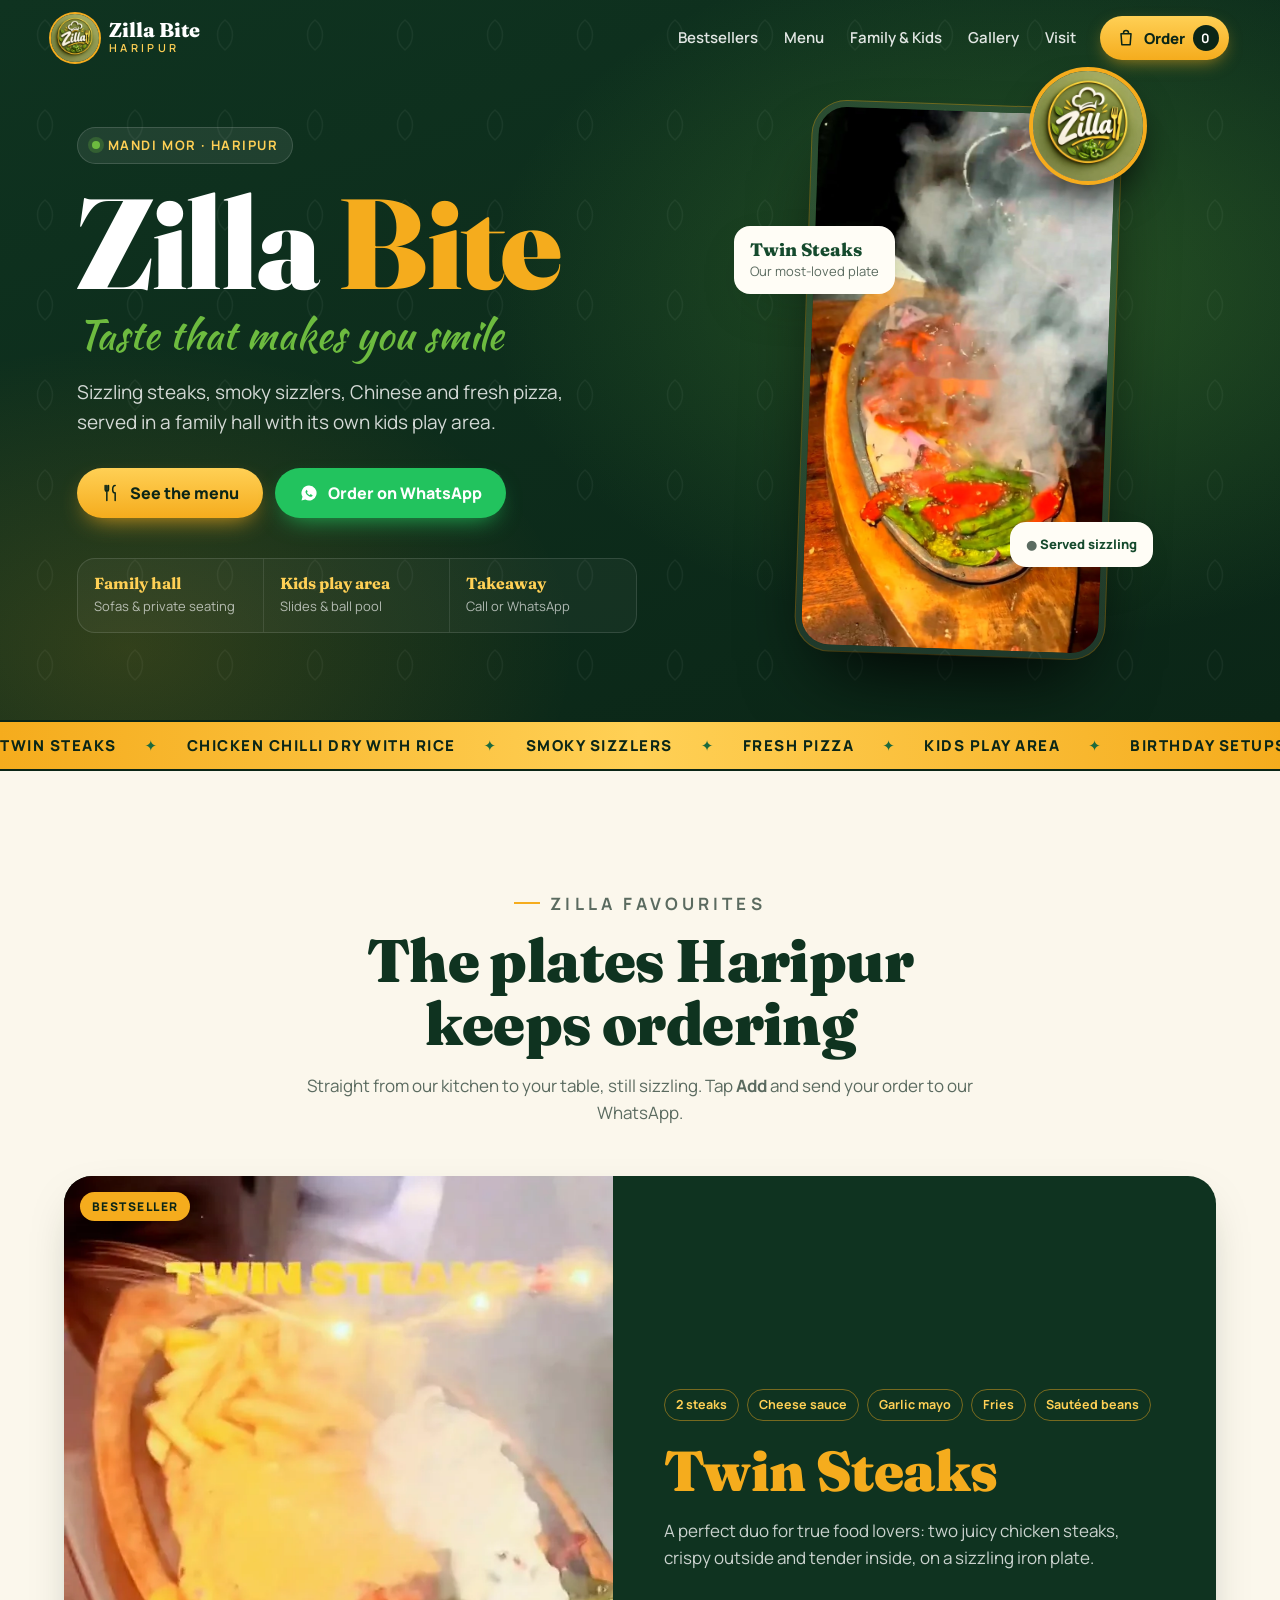
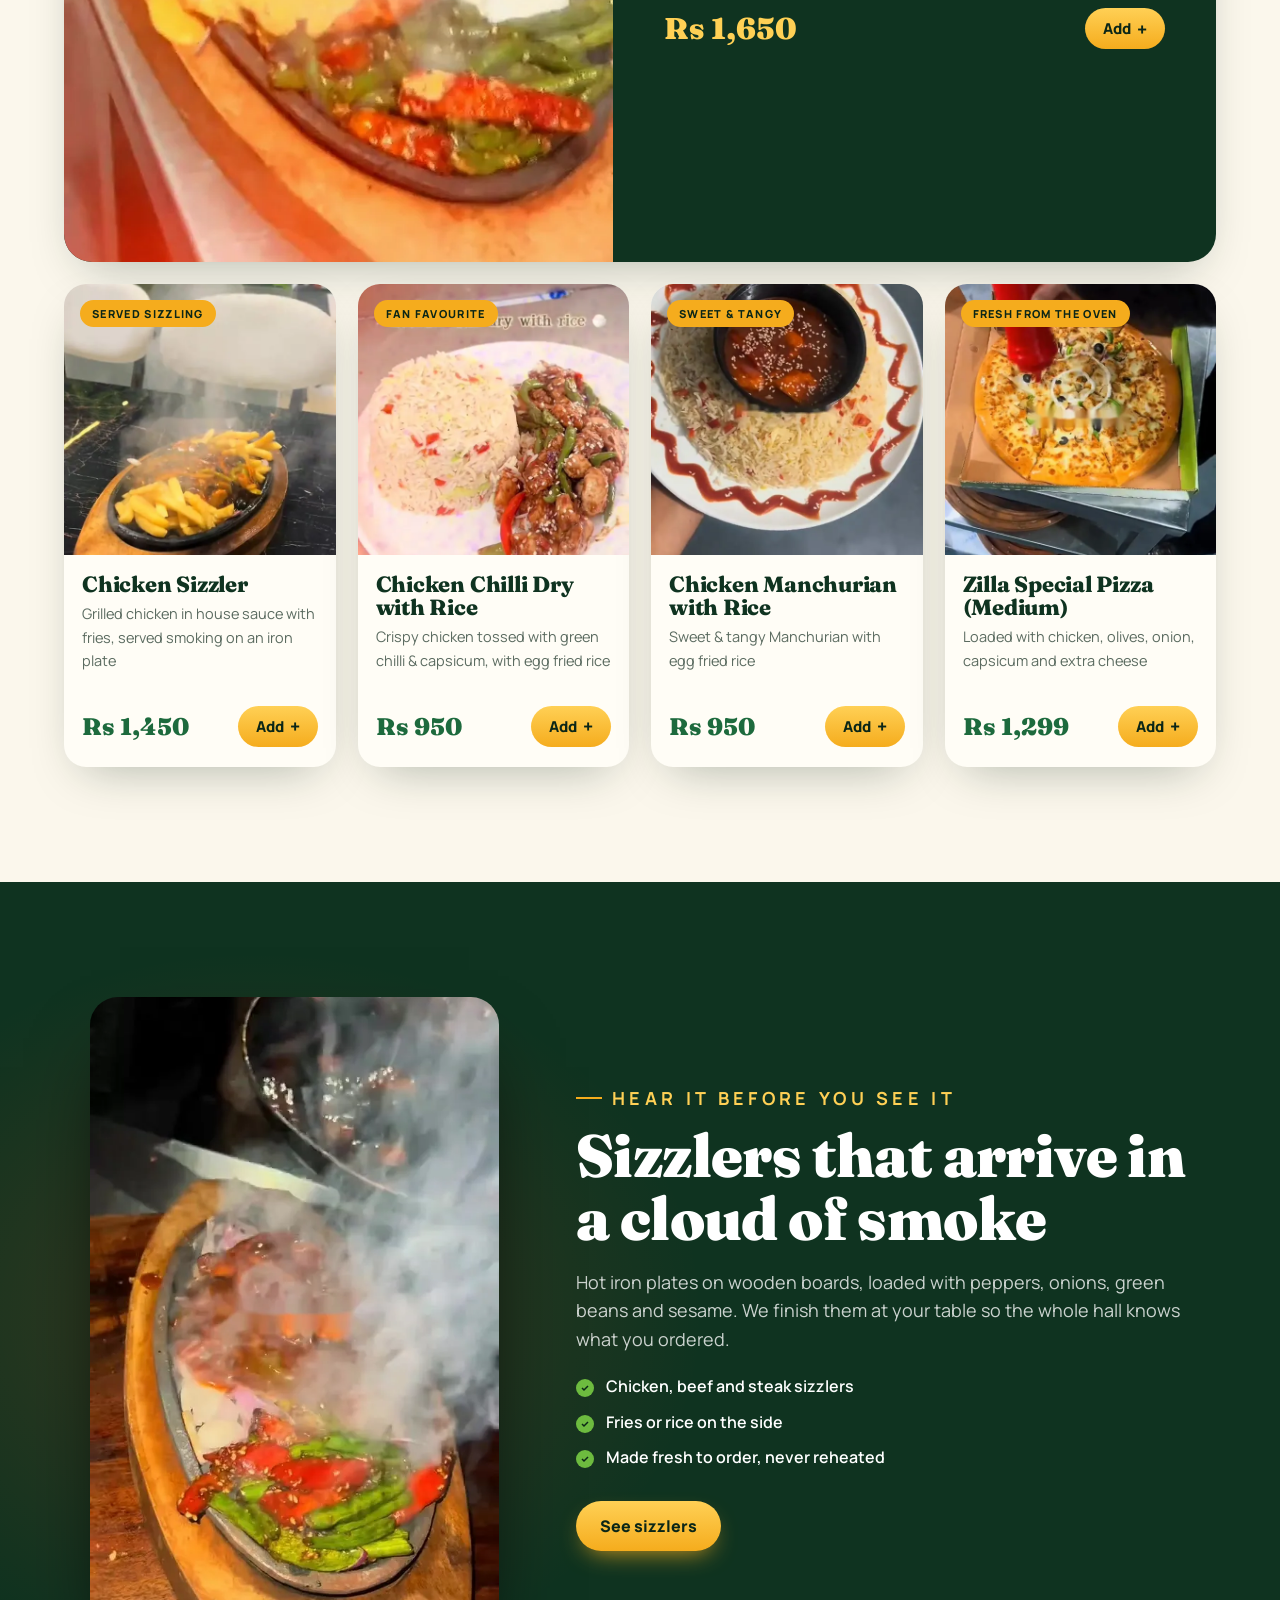
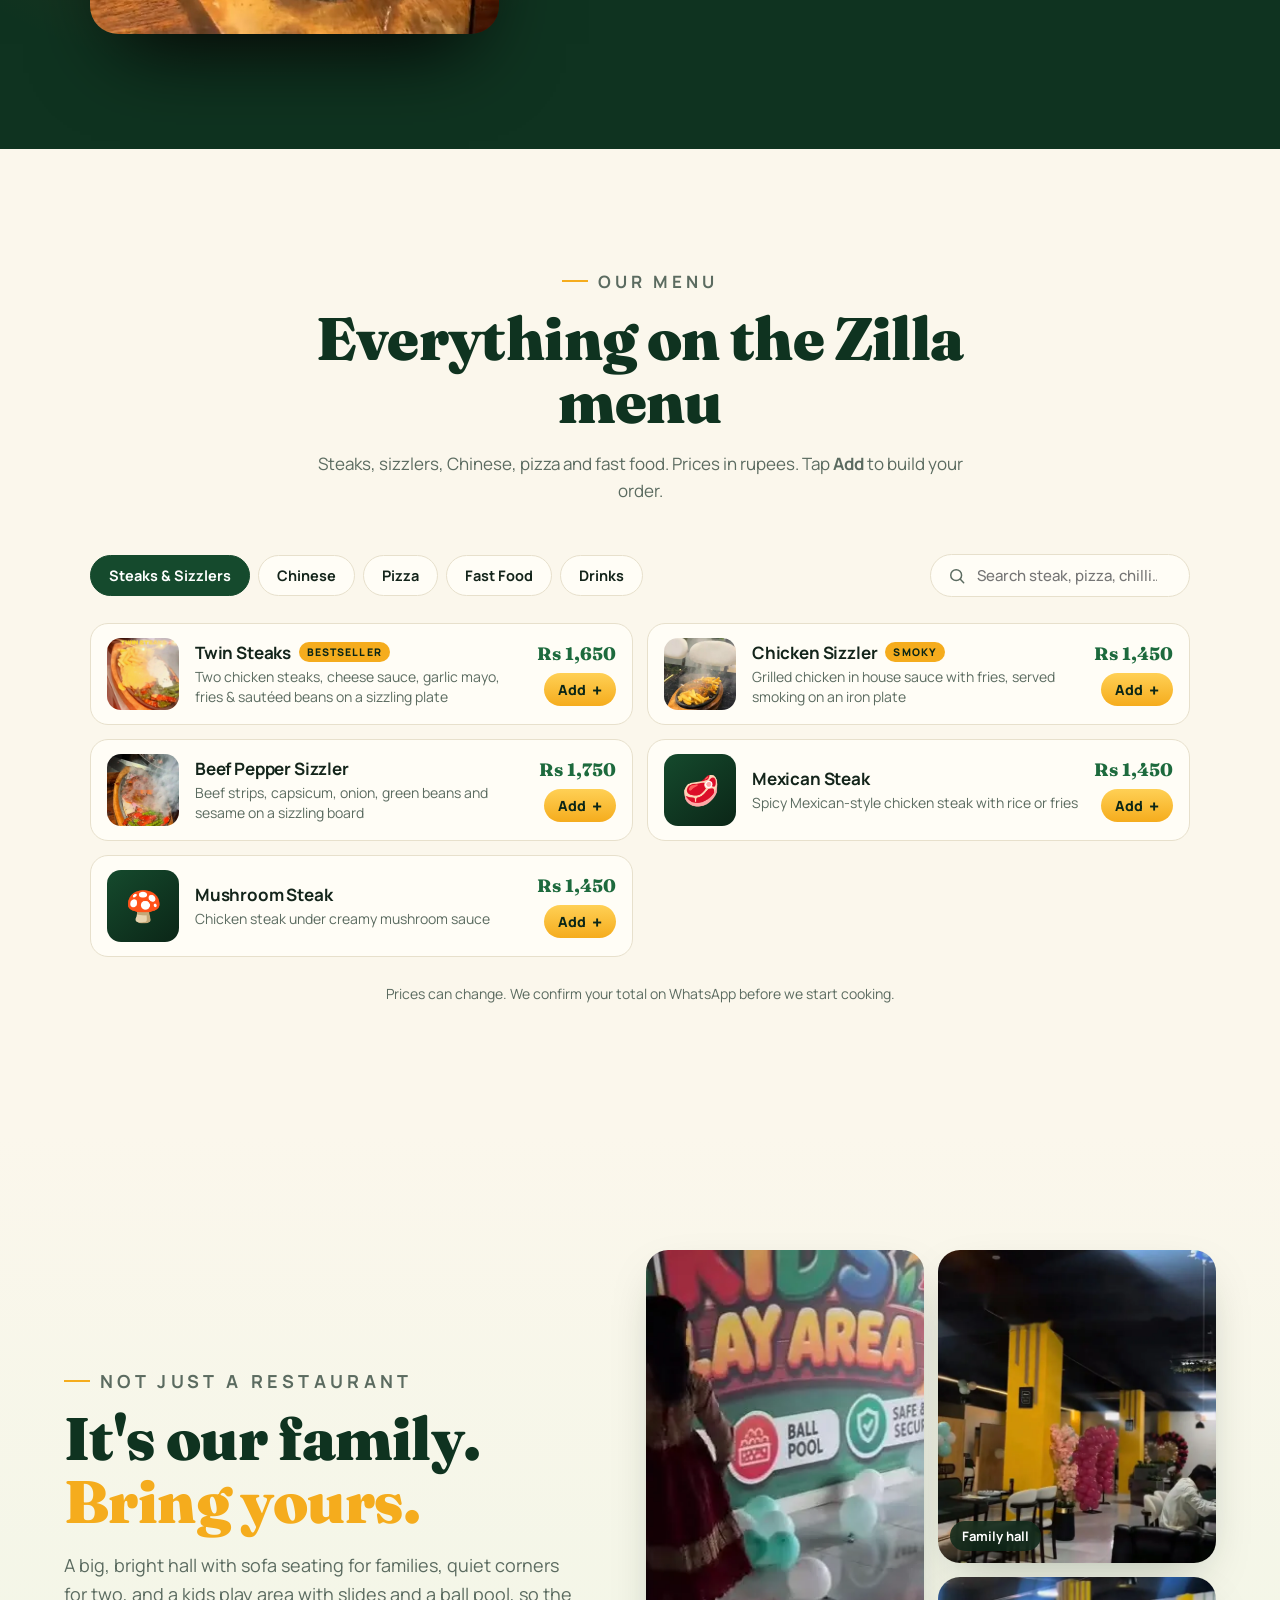
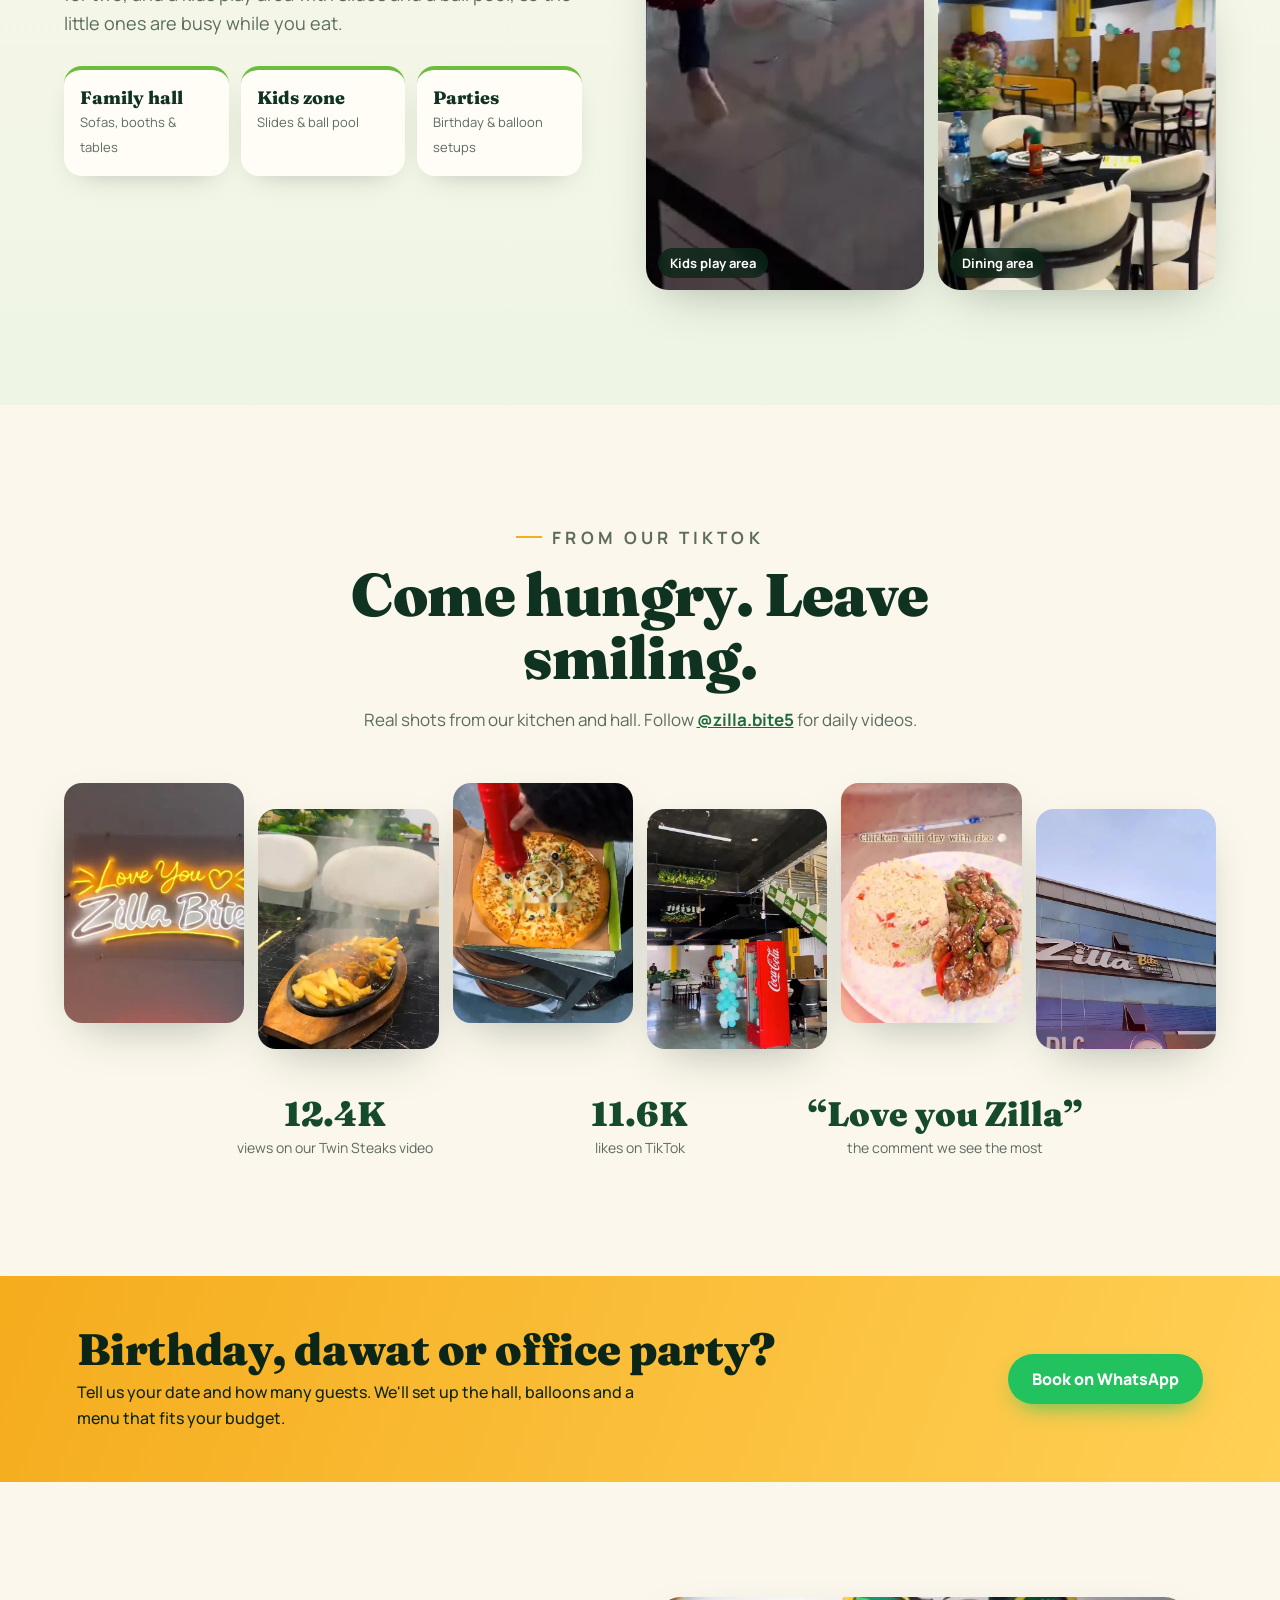
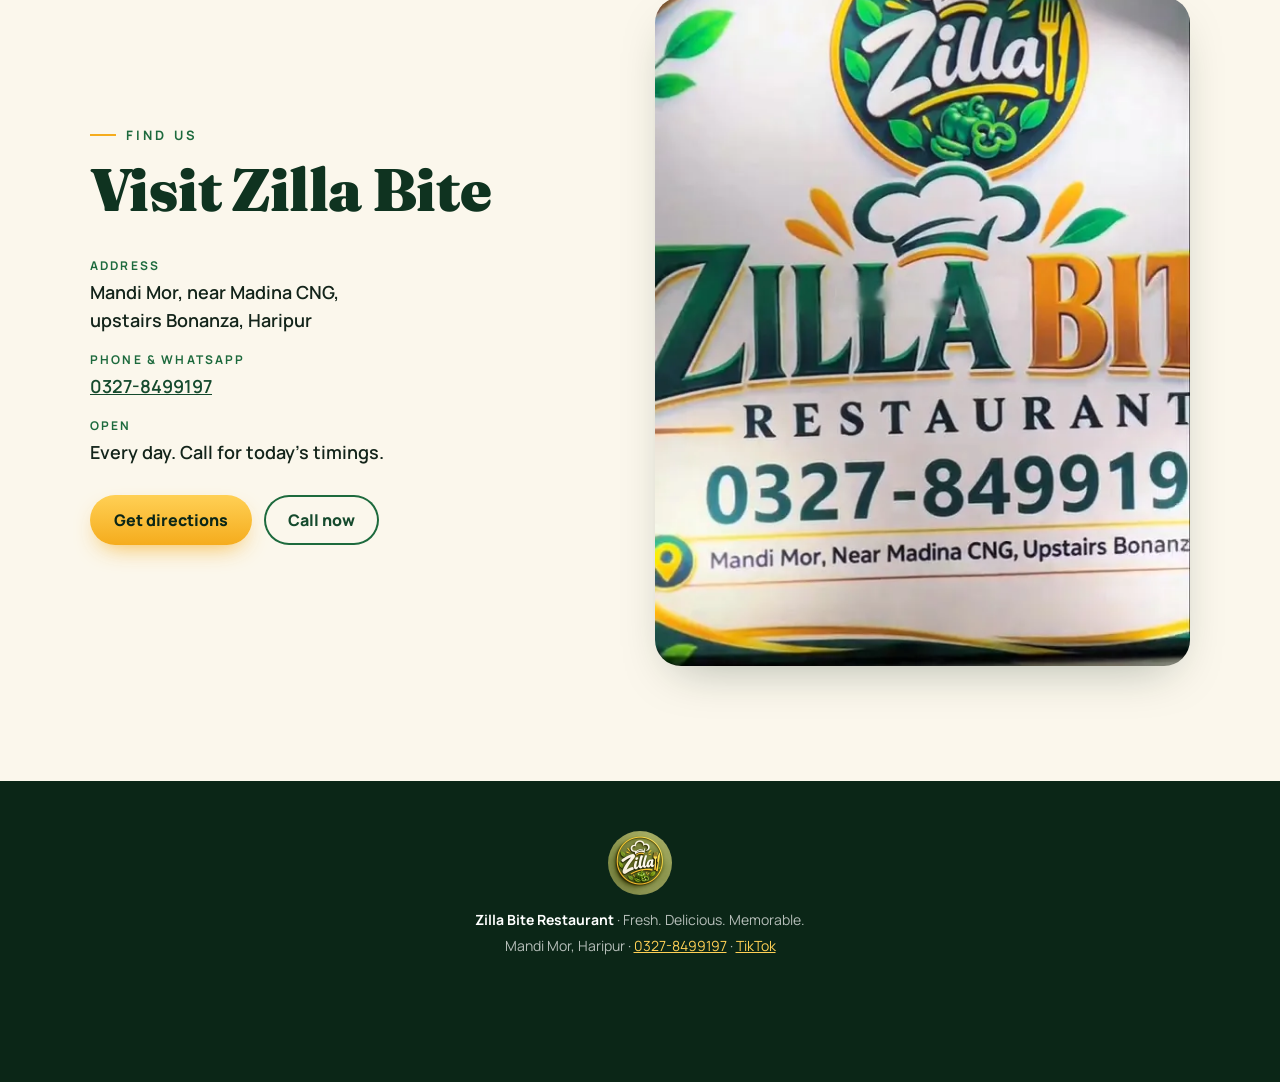
<file: zilla-bite/index.html>
<!doctype html>
<html lang="en">
<head>
<meta charset="utf-8">
<meta name="viewport" content="width=device-width, initial-scale=1, viewport-fit=cover">
<title>Zilla Bite Restaurant · Haripur | Steaks, Sizzlers, Chinese &amp; Pizza</title>
<meta name="description" content="Zilla Bite Restaurant, Mandi Mor, Haripur. Sizzling steaks, Chinese, pizza, a family hall and a kids play area. Order on WhatsApp 0327-8499197.">
<meta name="theme-color" content="#0d2e1c">
<meta property="og:type" content="website">
<meta property="og:site_name" content="Zilla Bite">
<meta property="og:title" content="Zilla Bite Restaurant · Haripur">
<meta property="og:description" content="Taste that makes you smile. Sizzling steaks, Chinese and pizza at Mandi Mor, Haripur. Family hall, kids play area, order on WhatsApp.">
<meta property="og:url" content="https://zilla-bite.pages.dev/">
<meta property="og:image" content="https://zilla-bite.pages.dev/share.jpg?v=1">
<meta property="og:image:secure_url" content="https://zilla-bite.pages.dev/share.jpg?v=1">
<meta property="og:image:type" content="image/jpeg">
<meta property="og:image:width" content="1200">
<meta property="og:image:height" content="630">
<meta property="og:image:alt" content="Zilla Bite logo with sizzlers and chicken chilli dry">
<meta name="twitter:card" content="summary_large_image">
<link rel="canonical" href="https://zilla-bite.pages.dev/">
<link rel="apple-touch-icon" href="img/icon.png">
<link rel="icon" href="img/icon.png">
<link rel="preconnect" href="https://fonts.googleapis.com">
<link rel="preconnect" href="https://fonts.gstatic.com" crossorigin>
<link href="https://fonts.googleapis.com/css2?family=Fraunces:opsz,wght@9..144,600;9..144,800;9..144,900&family=Kaushan+Script&family=Manrope:wght@400;500;600;700;800&display=swap" rel="stylesheet">
<link rel="stylesheet" href="styles.css">
</head>
<body>

<header class="site" id="top">
  <a class="brand" href="#top" aria-label="Zilla Bite home">
    <img src="img/logo.webp" alt="" width="48" height="48">
    <span><b>Zilla Bite</b><small>Haripur</small></span>
  </a>
  <nav class="links" aria-label="Main">
    <a href="#signature">Bestsellers</a>
    <a href="#menu">Menu</a>
    <a href="#family">Family &amp; Kids</a>
    <a href="#gallery">Gallery</a>
    <a href="#visit">Visit</a>
  </nav>
  <button class="cart-btn" type="button" data-open-cart aria-label="Open your order">
    <svg viewBox="0 0 24 24" aria-hidden="true"><path d="M6 7h12l-1 13H7L6 7Zm3 0V6a3 3 0 0 1 6 0v1" fill="none" stroke="currentColor" stroke-width="1.8" stroke-linejoin="round"/></svg>
    <span>Order</span><b class="count" data-count>0</b>
  </button>
</header>

<main>
<section class="hero" aria-labelledby="hero-h">
  <div class="hero-bg" aria-hidden="true"></div>
  <div class="hero-text">
    <p class="chip"><span class="dot"></span> Mandi Mor · Haripur</p>
    <h1 id="hero-h">Zilla <em>Bite</em></h1>
    <p class="script">Taste that makes you smile</p>
    <p class="lede">Sizzling steaks, smoky sizzlers, Chinese and fresh pizza, served in a family hall with its own kids play area.</p>
    <div class="cta">
      <a class="btn gold" href="#menu">
        <svg viewBox="0 0 24 24" aria-hidden="true"><path d="M7 3v8m-2-8v5a2 2 0 0 0 4 0V3m8 0c-2 0-3 2-3 5s1 4 3 4v9M7 11v10" fill="none" stroke="currentColor" stroke-width="1.8" stroke-linecap="round"/></svg>
        See the menu</a>
      <a class="btn wa" href="https://wa.me/923278499197?text=Assalam%20o%20Alaikum%20Zilla%20Bite!%20I%20want%20to%20order." target="_blank" rel="noopener">
        <svg viewBox="0 0 24 24" aria-hidden="true"><path d="M12 3a9 9 0 0 0-7.8 13.5L3 21l4.6-1.2A9 9 0 1 0 12 3Zm-3.2 5c.2 0 .5 0 .7.5l.8 1.8c.1.2 0 .4-.1.6l-.5.6c-.1.2-.2.3 0 .6.5.9 1.4 1.8 2.6 2.4.3.1.4.1.6-.1l.7-.8c.2-.2.4-.2.6-.1l1.7.8c.3.1.4.3.4.5 0 .8-.6 1.7-1.6 1.8-1 .2-2.6-.3-4.4-1.8-1.6-1.4-2.4-3-2.5-4 0-1 .6-1.7.8-1.9.2-.3.4-.4.6-.4Z" fill="currentColor"/></svg>
        Order on WhatsApp</a>
    </div>
    <ul class="perks">
      <li><b>Family hall</b><span>Sofas &amp; private seating</span></li>
      <li><b>Kids play area</b><span>Slides &amp; ball pool</span></li>
      <li><b>Takeaway</b><span>Call or WhatsApp</span></li>
    </ul>
  </div>
  <div class="hero-media">
    <div class="phone">
      <video src="video/hero.mp4" poster="video/hero.jpg" autoplay muted loop playsinline preload="auto"></video>
    </div>
    <div class="float f1"><b>Twin Steaks</b><span>Our most-loved plate</span></div>
    <div class="float f2"><span class="sizzle">●</span> Served sizzling</div>
    <img class="hero-logo" src="img/logo.webp" alt="Zilla Bite logo" width="140" height="140">
  </div>
</section>

<div class="ticker" aria-hidden="true">
  <div class="track">
    <span>Twin Steaks</span><i>✦</i><span>Chicken Chilli Dry with Rice</span><i>✦</i><span>Smoky Sizzlers</span><i>✦</i><span>Fresh Pizza</span><i>✦</i><span>Kids Play Area</span><i>✦</i><span>Birthday Setups</span><i>✦</i>
    <span>Twin Steaks</span><i>✦</i><span>Chicken Chilli Dry with Rice</span><i>✦</i><span>Smoky Sizzlers</span><i>✦</i><span>Fresh Pizza</span><i>✦</i><span>Kids Play Area</span><i>✦</i><span>Birthday Setups</span><i>✦</i>
  </div>
</div>

<section class="sec cream" id="signature" aria-labelledby="sig-h">
  <div class="head">
    <p class="kicker">Zilla favourites</p>
    <h2 id="sig-h">The plates Haripur keeps ordering</h2>
    <p>Straight from our kitchen to your table, still sizzling. Tap <b>Add</b> and send your order to our WhatsApp.</p>
  </div>
  <div class="sig-grid">
    <article class="feature" data-item="twin-steaks">
      <div class="media">
        <video src="video/steak.mp4" poster="img/steakcover.webp" muted loop playsinline preload="none" data-autoplay></video>
        <span class="badge">Bestseller</span>
      </div>
      <div class="body">
        <p class="tags"><span>2 steaks</span><span>Cheese sauce</span><span>Garlic mayo</span><span>Fries</span><span>Sautéed beans</span></p>
        <h3>Twin Steaks</h3>
        <p>A perfect duo for true food lovers: two juicy chicken steaks, crispy outside and tender inside, on a sizzling iron plate.</p>
        <div class="buy"><b class="price" data-price-of="twin-steaks"></b><span class="ctl" data-ctl="twin-steaks"></span></div>
      </div>
    </article>
    <div class="sig-cards" data-sig></div>
  </div>
</section>

<section class="sec green" id="sizzle" aria-labelledby="sz-h">
  <div class="split">
    <div class="sz-media">
      <video src="video/sizzle.mp4" poster="img/sizzlercover.webp" muted loop playsinline preload="none" data-autoplay></video>
    </div>
    <div class="sz-text">
      <p class="kicker light">Hear it before you see it</p>
      <h2 id="sz-h">Sizzlers that arrive in a cloud of smoke</h2>
      <p>Hot iron plates on wooden boards, loaded with peppers, onions, green beans and sesame. We finish them at your table so the whole hall knows what you ordered.</p>
      <ul class="ticks">
        <li>Chicken, beef and steak sizzlers</li>
        <li>Fries or rice on the side</li>
        <li>Made fresh to order, never reheated</li>
      </ul>
      <a class="btn gold" href="#menu" data-tab-link="sizzlers">See sizzlers</a>
    </div>
  </div>
</section>

<section class="sec cream" id="menu" aria-labelledby="menu-h">
  <div class="head">
    <p class="kicker">Our menu</p>
    <h2 id="menu-h">Everything on the Zilla menu</h2>
    <p>Steaks, sizzlers, Chinese, pizza and fast food. Prices in rupees. Tap <b>Add</b> to build your order.</p>
  </div>
  <div class="menu-tools">
    <div class="tabs" role="tablist" data-tabs></div>
    <label class="search"><svg viewBox="0 0 24 24" aria-hidden="true"><circle cx="11" cy="11" r="6.5" fill="none" stroke="currentColor" stroke-width="1.8"/><path d="m16 16 4 4" stroke="currentColor" stroke-width="1.8" stroke-linecap="round"/></svg><input type="search" placeholder="Search steak, pizza, chilli…" data-search aria-label="Search the menu"></label>
  </div>
  <div class="menu-list" data-menu></div>
  <p class="note">Prices can change. We confirm your total on WhatsApp before we start cooking.</p>
</section>

<section class="sec family" id="family" aria-labelledby="fam-h">
  <div class="fam-grid">
    <div class="fam-text">
      <p class="kicker">Not just a restaurant</p>
      <h2 id="fam-h">It's our family. <span>Bring yours.</span></h2>
      <p>A big, bright hall with sofa seating for families, quiet corners for two, and a kids play area with slides and a ball pool, so the little ones are busy while you eat.</p>
      <div class="fam-stats">
        <div><b>Family hall</b><span>Sofas, booths &amp; tables</span></div>
        <div><b>Kids zone</b><span>Slides &amp; ball pool</span></div>
        <div><b>Parties</b><span>Birthday &amp; balloon setups</span></div>
      </div>
    </div>
    <div class="fam-media">
      <figure class="tall"><video src="video/kids.mp4" poster="img/kids.webp" muted loop playsinline preload="none" data-autoplay></video><figcaption>Kids play area</figcaption></figure>
      <figure><img src="img/hallcover.webp" alt="Zilla Bite family hall with yellow pillars, sofas and flower decor" loading="lazy"><figcaption>Family hall</figcaption></figure>
      <figure><img src="img/dining.webp" alt="White chairs and marble tables in the dining area" loading="lazy"><figcaption>Dining area</figcaption></figure>
    </div>
  </div>
</section>

<section class="sec cream" id="gallery" aria-labelledby="gal-h">
  <div class="head">
    <p class="kicker">From our TikTok</p>
    <h2 id="gal-h">Come hungry. Leave smiling.</h2>
    <p>Real shots from our kitchen and hall. Follow <a href="https://www.tiktok.com/@zilla.bite5" target="_blank" rel="noopener">@zilla.bite5</a> for daily videos.</p>
  </div>
  <div class="gallery">
    <img src="img/neon.webp" alt="Love You Zilla Bite neon sign" loading="lazy">
    <img src="img/sizzlerfries.webp" alt="Sizzler with fries on a wooden board" loading="lazy">
    <img src="img/pizza.webp" alt="Fresh pizza being sauced" loading="lazy">
    <img src="img/hall2.webp" alt="Spacious hall with balloons" loading="lazy">
    <img src="img/chillidry.webp" alt="Chicken chilli dry with egg fried rice" loading="lazy">
    <img src="img/building.webp" alt="Zilla Bite signboard on the building at Mandi Mor" loading="lazy">
  </div>
  <div class="tt-row">
    <div class="tt"><b>12.4K</b><span>views on our Twin Steaks video</span></div>
    <div class="tt"><b>11.6K</b><span>likes on TikTok</span></div>
    <div class="tt"><b>“Love you Zilla”</b><span>the comment we see the most</span></div>
  </div>
</section>

<section class="band" aria-labelledby="band-h">
  <div>
    <h2 id="band-h">Birthday, dawat or office party?</h2>
    <p>Tell us your date and how many guests. We'll set up the hall, balloons and a menu that fits your budget.</p>
  </div>
  <a class="btn wa" href="https://wa.me/923278499197?text=Assalam%20o%20Alaikum!%20I%20want%20to%20book%20Zilla%20Bite%20for%20a%20party.%20Date%3A%20%20Guests%3A%20" target="_blank" rel="noopener">Book on WhatsApp</a>
</section>

<section class="sec cream" id="visit" aria-labelledby="visit-h">
  <div class="visit">
    <div class="v-card">
      <p class="kicker">Find us</p>
      <h2 id="visit-h">Visit Zilla Bite</h2>
      <dl>
        <dt>Address</dt><dd>Mandi Mor, near Madina CNG,<br>upstairs Bonanza, Haripur</dd>
        <dt>Phone &amp; WhatsApp</dt><dd><a href="tel:+923278499197">0327-8499197</a></dd>
        <dt>Open</dt><dd>Every day. Call for today's timings.</dd>
      </dl>
      <div class="cta">
        <a class="btn gold" href="https://www.google.com/maps/search/?api=1&query=Zilla+Bite+Restaurant+Mandi+Mor+Haripur" target="_blank" rel="noopener">Get directions</a>
        <a class="btn ghost" href="tel:+923278499197">Call now</a>
      </div>
    </div>
    <figure class="v-img"><img src="img/sign.webp" alt="Zilla Bite Restaurant signboard with phone number and address" loading="lazy"></figure>
  </div>
</section>
</main>

<footer class="foot">
  <img src="img/logo.webp" alt="" width="64" height="64">
  <p><b>Zilla Bite Restaurant</b> · Fresh. Delicious. Memorable.</p>
  <p>Mandi Mor, Haripur · <a href="tel:+923278499197">0327-8499197</a> · <a href="https://www.tiktok.com/@zilla.bite5" target="_blank" rel="noopener">TikTok</a></p>
</footer>

<nav class="dock" aria-label="Quick actions">
  <a href="#menu"><svg viewBox="0 0 24 24" aria-hidden="true"><path d="M7 3v8m-2-8v5a2 2 0 0 0 4 0V3m8 0c-2 0-3 2-3 5s1 4 3 4v9M7 11v10" fill="none" stroke="currentColor" stroke-width="1.8" stroke-linecap="round"/></svg>Menu</a>
  <a href="https://www.google.com/maps/search/?api=1&query=Zilla+Bite+Restaurant+Mandi+Mor+Haripur" target="_blank" rel="noopener"><svg viewBox="0 0 24 24" aria-hidden="true"><path d="M12 21s-7-6.2-7-11.5a7 7 0 0 1 14 0C19 14.8 12 21 12 21Z" fill="none" stroke="currentColor" stroke-width="1.8"/><circle cx="12" cy="9.5" r="2.5" fill="none" stroke="currentColor" stroke-width="1.8"/></svg>Map</a>
  <a href="tel:+923278499197"><svg viewBox="0 0 24 24" aria-hidden="true"><path d="M5 4h4l2 5-2.5 1.5a11 11 0 0 0 5 5L15 13l5 2v4a2 2 0 0 1-2 2A16 16 0 0 1 3 6a2 2 0 0 1 2-2Z" fill="none" stroke="currentColor" stroke-width="1.8" stroke-linejoin="round"/></svg>Call</a>
  <button type="button" class="dock-order" data-open-cart><svg viewBox="0 0 24 24" aria-hidden="true"><path d="M6 7h12l-1 13H7L6 7Zm3 0V6a3 3 0 0 1 6 0v1" fill="none" stroke="currentColor" stroke-width="1.8" stroke-linejoin="round"/></svg>Order <b class="count" data-count>0</b></button>
</nav>

<div class="drawer" data-drawer hidden>
  <div class="scrim" data-close-cart></div>
  <aside class="panel" role="dialog" aria-modal="true" aria-labelledby="cart-h">
    <header><h2 id="cart-h">Your order</h2><button type="button" class="x" data-close-cart aria-label="Close">×</button></header>
    <div class="lines" data-lines></div>
    <div class="empty" data-empty><img src="img/logo.webp" alt="" width="72" height="72"><p>Your order is empty.<br>Add something tasty from the menu.</p></div>
    <form class="checkout" data-checkout novalidate>
      <p class="lbl">Order type</p>
      <div class="seg" role="radiogroup" aria-label="Order type">
        <label><input type="radio" name="mode" value="Dine-in" checked><span>Dine-in</span></label>
        <label><input type="radio" name="mode" value="Takeaway"><span>Takeaway</span></label>
        <label><input type="radio" name="mode" value="Delivery"><span>Delivery</span></label>
      </div>
      <p class="lbl">Your details</p>
      <input name="name" placeholder="Your name *" autocomplete="name">
      <input name="phone" type="tel" inputmode="tel" placeholder="Mobile number * (03XX-XXXXXXX)" autocomplete="tel">
      <input name="addr" placeholder="Table no. / arrival time (optional)" autocomplete="street-address">
      <input name="note" placeholder="Note for the kitchen (optional)">
      <p class="lbl">Payment</p>
      <div class="seg pay" role="radiogroup" aria-label="Payment method">
        <label><input type="radio" name="pay" value="Cash" checked><span>Cash</span></label>
        <label><input type="radio" name="pay" value="EasyPaisa"><span class="ep">EasyPaisa</span></label>
        <label><input type="radio" name="pay" value="JazzCash"><span class="jc">JazzCash</span></label>
      </div>
      <p class="paybox" data-paybox hidden></p>
      <div class="total"><span>Total</span><b data-total>Rs 0</b></div>
      <p class="form-err" data-form-err role="alert" hidden></p>
      <button class="btn wa block" type="submit">Send order on WhatsApp</button>
    </form>
  </aside>
</div>

<div class="toast" data-toast role="status" aria-live="polite"></div>

<script src="app.js"></script>
</body>
</html>
</file>
<file: zilla-bite/styles.css>
:root{
  --g9:#0b2617; --g8:#0f3320; --g7:#154a2d; --g6:#1d6a3d; --leaf:#6dbb3f;
  --gold:#f5ac1d; --gold2:#ffd055; --cream:#fbf7ec; --paper:#fffdf6;
  --ink:#13241a; --mute:#5b6b60; --line:#e7e0cc; --wa:#22c35e;
  --r:22px; --shadow:0 18px 50px -20px rgba(11,38,23,.35);
  --head:"Fraunces",Georgia,serif; --script:"Kaushan Script",cursive; --body:"Manrope",system-ui,sans-serif;
}
*{box-sizing:border-box}
[hidden]{display:none!important}
html{scroll-behavior:smooth;scroll-padding-top:80px}
body{margin:0;font:400 16px/1.6 var(--body);color:var(--ink);background:var(--cream);-webkit-font-smoothing:antialiased}
img,video{display:block;max-width:100%}
a{color:inherit}
h1,h2,h3{font-family:var(--head);line-height:1.05;margin:0;letter-spacing:-.01em}
svg{width:20px;height:20px;flex:none}

/* header */
.site{position:fixed;inset:0 0 auto;z-index:40;display:flex;align-items:center;gap:24px;padding:14px clamp(16px,4vw,56px);transition:background .3s,box-shadow .3s}
.site.solid{background:rgba(11,38,23,.92);-webkit-backdrop-filter:blur(10px);backdrop-filter:blur(10px);box-shadow:0 8px 30px -12px rgba(0,0,0,.4)}
.brand{display:flex;align-items:center;gap:10px;text-decoration:none;color:#fff}
.brand img{border-radius:50%;box-shadow:0 0 0 2px var(--gold)}
.brand b{display:block;font:800 20px/1 var(--head)}
.brand small{display:block;font:600 11px/1.4 var(--body);letter-spacing:.3em;text-transform:uppercase;color:var(--gold2)}
.links{margin-left:auto;display:flex;gap:26px}
.links a{color:#fff;text-decoration:none;font-weight:600;font-size:15px;opacity:.88}
.links a:hover{opacity:1;color:var(--gold2)}
.cart-btn{display:flex;align-items:center;gap:8px;border:0;cursor:pointer;background:linear-gradient(180deg,var(--gold2),var(--gold));color:var(--g9);font:800 15px var(--body);padding:9px 10px 9px 16px;border-radius:99px;box-shadow:0 6px 18px -6px rgba(245,172,29,.7)}
.count{display:grid;place-items:center;min-width:26px;height:26px;padding:0 6px;border-radius:99px;background:var(--g9);color:#fff;font-size:13px}
.bump{animation:bump .4s}
@keyframes bump{40%{transform:scale(1.3)}}

/* buttons */
.btn{display:inline-flex;align-items:center;justify-content:center;gap:9px;padding:14px 24px;border-radius:99px;font:800 16px var(--body);text-decoration:none;border:0;cursor:pointer;transition:transform .2s,box-shadow .2s}
.btn:hover{transform:translateY(-2px)}
.btn.gold{background:linear-gradient(180deg,var(--gold2),var(--gold));color:var(--g9);box-shadow:0 10px 24px -10px rgba(245,172,29,.9)}
.btn.wa{background:var(--wa);color:#fff;box-shadow:0 10px 24px -10px rgba(34,195,94,.9)}
.btn.ghost{background:transparent;color:var(--g7);box-shadow:inset 0 0 0 2px var(--g6)}
.btn.block{width:100%}

/* hero */
.hero{position:relative;min-height:min(100vh,max(80vh,680px));min-height:min(100svh,max(80svh,680px));display:grid;grid-template-columns:1.1fr .9fr;align-items:center;gap:40px;padding:100px clamp(16px,6vw,96px) 60px;color:#fff;overflow:hidden;background:var(--g9)}
.hero-bg{position:absolute;inset:0;z-index:0;background:
  radial-gradient(60% 70% at 80% 40%,rgba(109,187,63,.28),transparent 70%),
  radial-gradient(50% 60% at 10% 90%,rgba(245,172,29,.16),transparent 70%),
  url("data:image/svg+xml,%3Csvg xmlns='http://www.w3.org/2000/svg' width='90' height='90' viewBox='0 0 90 90'%3E%3Cpath d='M45 20c10 8 10 22 0 30-10-8-10-22 0-30Z' fill='none' stroke='%23ffffff' stroke-opacity='.05' stroke-width='1.4'/%3E%3C/svg%3E"),
  linear-gradient(160deg,var(--g8),var(--g9))}
.hero-text{position:relative;z-index:1;max-width:620px}
.chip{display:inline-flex;align-items:center;gap:8px;margin:0 0 22px;padding:7px 14px;border-radius:99px;background:rgba(255,255,255,.08);border:1px solid rgba(255,255,255,.14);font-weight:700;font-size:13px;letter-spacing:.12em;text-transform:uppercase;color:var(--gold2)}
.dot{width:8px;height:8px;border-radius:50%;background:var(--leaf);box-shadow:0 0 0 4px rgba(109,187,63,.25)}
.hero h1{font-size:clamp(64px,10vw,140px);font-weight:900;line-height:.9}
.hero h1 em{font-style:normal;color:var(--gold)}
.script{font:400 clamp(26px,3.2vw,40px)/1.2 var(--script);color:var(--leaf);margin:10px 0 18px}
.lede{font-size:clamp(17px,1.5vw,19px);color:rgba(255,255,255,.82);max-width:520px;margin:0 0 30px}
.cta{display:flex;flex-wrap:wrap;gap:12px}
.perks{display:flex;gap:0;list-style:none;padding:0;margin:40px 0 0;border:1px solid rgba(255,255,255,.12);border-radius:18px;background:rgba(255,255,255,.04);max-width:560px}
.perks li{flex:1;padding:14px 16px;border-left:1px solid rgba(255,255,255,.1)}
.perks li:first-child{border:0}
.perks b{display:block;font:700 16px var(--head);color:var(--gold2)}
.perks span{font-size:13px;color:rgba(255,255,255,.65)}
.hero-media{position:relative;z-index:1;justify-self:center}
.phone{width:clamp(240px,calc((min(100vh,max(80vh,680px)) - 170px) * .5625),360px);width:clamp(240px,calc((min(100svh,max(80svh,680px)) - 170px) * .5625),360px);aspect-ratio:9/16;border-radius:34px;overflow:hidden;border:6px solid rgba(255,255,255,.08);box-shadow:0 40px 80px -30px #000,0 0 0 1px rgba(245,172,29,.4);transform:rotate(2deg)}
.phone video{width:100%;height:100%;object-fit:cover}
.float{position:absolute;background:var(--paper);color:var(--ink);border-radius:16px;padding:12px 16px;box-shadow:var(--shadow);font-size:13px;animation:bob 5s ease-in-out infinite}
.float b{display:block;font:800 18px var(--head);color:var(--g7)}
.float span{color:var(--mute)}
.f1{left:-70px;top:22%}
.f2{right:-40px;bottom:16%;font-weight:800;color:var(--g7);animation-delay:-2.5s}
.sizzle{color:#ff5a1f;animation:pulse 1s infinite}
.hero-logo{position:absolute;right:-30px;top:-34px;width:110px;height:110px;border-radius:50%;box-shadow:0 0 0 4px var(--gold),0 20px 40px -10px #000}
@keyframes bob{50%{transform:translateY(-10px)}}
@keyframes pulse{50%{opacity:.3}}

/* ticker */
.ticker{background:linear-gradient(90deg,var(--gold),var(--gold2),var(--gold));color:var(--g9);overflow:hidden;border-block:2px solid var(--g9)}
.track{display:flex;gap:28px;width:max-content;padding:13px 0;font:800 15px var(--body);text-transform:uppercase;letter-spacing:.1em;animation:roll 34s linear infinite}
.track i{font-style:normal;color:var(--g6)}
@keyframes roll{to{transform:translateX(-50%)}}

/* sections */
.sec{padding:clamp(70px,9vw,120px) clamp(16px,5vw,72px)}
.head{text-align:center;max-width:680px;margin:0 auto 50px}
.head h2,.sz-text h2,.fam-text h2,.v-card h2{font-size:clamp(36px,5vw,60px);font-weight:900;color:var(--g8)}
.head p{color:var(--mute);font-size:17px}
.head a{color:var(--g6);font-weight:700}
.kicker{font:700 13px var(--body);letter-spacing:.24em;text-transform:uppercase;color:var(--g6);margin:0 0 14px;display:inline-flex;align-items:center;gap:10px}
.kicker::before{content:"";width:26px;height:2px;background:var(--gold)}
.kicker.light{color:var(--gold2)}

/* signature */
.sig-grid{max-width:1200px;margin:0 auto;display:grid;gap:22px}
.feature{display:grid;grid-template-columns:1fr 1.1fr;background:var(--g8);color:#fff;border-radius:28px;overflow:hidden;box-shadow:var(--shadow)}
.feature .media{position:relative;aspect-ratio:4/5;background:#000}
.feature video{width:100%;height:100%;object-fit:cover}
.badge{position:absolute;left:16px;top:16px;background:var(--gold);color:var(--g9);font:800 12px var(--body);letter-spacing:.12em;text-transform:uppercase;padding:6px 12px;border-radius:99px}
.feature .body{padding:clamp(28px,4vw,56px);display:flex;flex-direction:column;justify-content:center}
.tags{display:flex;flex-wrap:wrap;gap:8px;margin:0 0 20px}
.tags span{border:1px solid rgba(245,172,29,.45);color:var(--gold2);font-size:12.5px;font-weight:700;padding:5px 11px;border-radius:99px}
.feature h3{font-size:clamp(38px,4.4vw,58px);font-weight:900;color:var(--gold)}
.feature p{color:rgba(255,255,255,.78);font-size:17px}
.buy{display:flex;align-items:center;justify-content:space-between;gap:12px;margin-top:20px}
.price{font:900 30px var(--head);color:var(--gold2)}
.add{display:inline-flex;align-items:center;gap:6px;border:0;cursor:pointer;background:linear-gradient(180deg,var(--gold2),var(--gold));color:var(--g9);font:800 15px var(--body);padding:10px 18px;border-radius:99px;transition:transform .15s}
.add:active{transform:scale(.94)}
.add span{font-size:18px;line-height:1}
.sig-cards{display:grid;grid-template-columns:repeat(4,1fr);gap:22px}
.card{background:var(--paper);border-radius:var(--r);overflow:hidden;box-shadow:var(--shadow);display:flex;flex-direction:column;transition:transform .3s}
.card:hover{transform:translateY(-6px)}
.card .ph{position:relative;aspect-ratio:1;overflow:hidden}
.card .ph img{width:100%;height:100%;object-fit:cover;transition:transform .6s}
.card:hover .ph img{transform:scale(1.06)}
.card .ph .badge{font-size:11px}
.card .cb{padding:18px 18px 20px;display:flex;flex-direction:column;flex:1}
.card h3{font-size:22px;font-weight:800;color:var(--g8)}
.card p{color:var(--mute);font-size:14.5px;margin:6px 0 14px;flex:1}
.card .price{font-size:24px;color:var(--g6)}

/* sizzle */
.green{background:var(--g8);color:#fff;position:relative;overflow:hidden}
.green::before{content:"";position:absolute;inset:0;background:radial-gradient(50% 60% at 20% 50%,rgba(255,90,31,.18),transparent 70%)}
.split{position:relative;max-width:1100px;margin:0 auto;display:grid;grid-template-columns:.8fr 1.2fr;gap:clamp(30px,6vw,80px);align-items:center}
.sz-media{border-radius:28px;overflow:hidden;aspect-ratio:9/14;box-shadow:0 40px 80px -30px #000}
.sz-media video{width:100%;height:100%;object-fit:cover}
.sz-text h2{color:#fff}
.sz-text p{color:rgba(255,255,255,.78);font-size:18px}
.ticks{list-style:none;padding:0;margin:20px 0 30px;display:grid;gap:10px}
.ticks li{padding-left:30px;position:relative;font-weight:600}
.ticks li::before{content:"";position:absolute;left:0;top:5px;width:18px;height:18px;border-radius:50%;background:var(--leaf) url("data:image/svg+xml,%3Csvg xmlns='http://www.w3.org/2000/svg' viewBox='0 0 24 24'%3E%3Cpath d='m6 12 4 4 8-8' fill='none' stroke='%230b2617' stroke-width='3'/%3E%3C/svg%3E") center/12px no-repeat}

/* menu */
.menu-tools{max-width:1100px;margin:0 auto 26px;display:flex;flex-wrap:wrap;gap:14px;align-items:center;justify-content:space-between}
.tabs{display:flex;flex-wrap:wrap;gap:8px}
.tabs button{border:1px solid var(--line);background:var(--paper);color:var(--ink);font:700 14.5px var(--body);padding:10px 18px;border-radius:99px;cursor:pointer}
.tabs button[aria-selected=true]{background:var(--g7);border-color:var(--g7);color:#fff}
.search{display:flex;align-items:center;gap:8px;background:var(--paper);border:1px solid var(--line);border-radius:99px;padding:9px 16px;color:var(--mute);min-width:260px}
.search input{border:0;outline:0;background:none;font:500 15px var(--body);width:100%}
.menu-list{max-width:1100px;margin:0 auto;display:grid;grid-template-columns:1fr 1fr;gap:14px}
.item{display:flex;align-items:center;gap:16px;background:var(--paper);border:1px solid var(--line);border-radius:18px;padding:14px 16px}
.item img{width:72px;height:72px;border-radius:14px;object-fit:cover;flex:none}
.item .ic{width:72px;height:72px;border-radius:14px;flex:none;display:grid;place-items:center;background:linear-gradient(140deg,var(--g7),var(--g9));font-size:30px}
.item .t{flex:1;min-width:0}
.item h3{font:700 17px var(--body);color:var(--ink);display:flex;flex-wrap:wrap;align-items:center;gap:8px}
.item h3 small{font:800 10.5px var(--body);letter-spacing:.1em;text-transform:uppercase;background:var(--gold);color:var(--g9);padding:3px 8px;border-radius:99px}
.item p{margin:3px 0 0;color:var(--mute);font-size:14px;line-height:1.45}
.item .r{text-align:right;display:flex;flex-direction:column;align-items:flex-end;gap:8px}
.item .r b{font:800 18px var(--head);color:var(--g6);white-space:nowrap}
.item .add{padding:7px 14px;font-size:14px}
.note{text-align:center;color:var(--mute);font-size:14px;margin-top:26px}
.nores{grid-column:1/-1;text-align:center;color:var(--mute);padding:30px}

/* family */
.family{background:linear-gradient(180deg,var(--cream),#eef5e4)}
.fam-grid{max-width:1200px;margin:0 auto;display:grid;grid-template-columns:1fr 1.1fr;gap:clamp(30px,5vw,70px);align-items:center}
.fam-text h2 span{color:var(--gold);display:block}
.fam-text p{font-size:18px;color:var(--mute)}
.fam-stats{display:grid;grid-template-columns:repeat(3,1fr);gap:12px;margin-top:28px}
.fam-stats div{background:var(--paper);border-radius:18px;padding:16px;box-shadow:0 10px 30px -18px rgba(11,38,23,.4);border-top:4px solid var(--leaf)}
.fam-stats b{display:block;font:800 18px var(--head);color:var(--g8)}
.fam-stats span{font-size:13px;color:var(--mute)}
.fam-media{display:grid;grid-template-columns:1fr 1fr;grid-template-rows:1fr 1fr;gap:14px;height:min(640px,120vw)}
.fam-media figure{margin:0;position:relative;border-radius:22px;overflow:hidden;box-shadow:var(--shadow)}
.fam-media .tall{grid-row:span 2}
.fam-media img,.fam-media video{width:100%;height:100%;object-fit:cover}
figcaption{position:absolute;left:12px;bottom:12px;background:rgba(11,38,23,.8);color:#fff;font:700 13px var(--body);padding:6px 12px;border-radius:99px;-webkit-backdrop-filter:blur(6px);backdrop-filter:blur(6px)}

/* gallery */
.gallery{max-width:1200px;margin:0 auto;display:grid;grid-template-columns:repeat(6,1fr);gap:14px}
.gallery img{width:100%;aspect-ratio:3/4;object-fit:cover;border-radius:18px;box-shadow:var(--shadow)}
.gallery img:nth-child(even){transform:translateY(26px)}
.tt-row{max-width:900px;margin:70px auto 0;display:grid;grid-template-columns:repeat(3,1fr);gap:16px;text-align:center}
.tt b{display:block;font:900 34px var(--head);color:var(--g7)}
.tt span{color:var(--mute);font-size:14px}

/* band */
.band{display:flex;flex-wrap:wrap;gap:24px;align-items:center;justify-content:space-between;padding:50px clamp(20px,6vw,90px);background:linear-gradient(110deg,var(--gold),var(--gold2));color:var(--g9)}
.band h2{font-size:clamp(28px,3.6vw,44px);font-weight:900}
.band p{margin:8px 0 0;max-width:560px;font-weight:500}

/* visit */
.visit{max-width:1100px;margin:0 auto;display:grid;grid-template-columns:1fr 1fr;gap:30px;align-items:center}
.v-card dl{margin:24px 0 28px;display:grid;gap:4px}
.v-card dt{font:700 12px var(--body);letter-spacing:.18em;text-transform:uppercase;color:var(--g6);margin-top:12px}
.v-card dd{margin:0;font-size:18px;font-weight:600}
.v-card dd a{color:var(--g7)}
.v-img{margin:0;border-radius:26px;overflow:hidden;box-shadow:var(--shadow);aspect-ratio:4/5}
.v-img img{width:100%;height:100%;object-fit:cover;object-position:center 60%}

.foot{background:var(--g9);color:rgba(255,255,255,.7);text-align:center;padding:50px 20px 120px;font-size:14px}
.foot img{margin:0 auto 14px;border-radius:50%}
.foot b{color:#fff}
.foot a{color:var(--gold2)}
.foot p{margin:4px 0}

/* dock (mobile) */
.dock{display:none}

/* drawer */
.drawer{position:fixed;inset:0;z-index:60}
.scrim{position:absolute;inset:0;background:rgba(5,18,10,.55);animation:fade .25s}
.panel{position:absolute;right:0;top:0;bottom:0;width:min(440px,100%);background:var(--paper);display:flex;flex-direction:column;overflow-y:auto;overscroll-behavior:contain;animation:slide .3s cubic-bezier(.2,.8,.2,1)}
.panel>header{position:sticky;top:0;z-index:2;background:var(--paper);display:flex;align-items:center;justify-content:space-between;padding:20px 22px;border-bottom:1px solid var(--line)}
.panel h2{font-size:28px;color:var(--g8)}
.x{border:0;background:var(--cream);width:40px;height:40px;border-radius:50%;font-size:26px;cursor:pointer;line-height:1}
.lines{flex:none;padding:8px 22px}
.line{display:flex;align-items:center;gap:12px;padding:14px 0;border-bottom:1px dashed var(--line)}
.line .n{flex:1;font-weight:700}
.line .n small{display:block;color:var(--mute);font-weight:500}
.qty{display:flex;align-items:center;gap:8px;background:var(--cream);border-radius:99px;padding:4px}
.qty button{width:30px;height:30px;border-radius:50%;border:0;background:#fff;font:800 17px var(--body);cursor:pointer;color:var(--g7)}
.empty{flex:1;display:grid;place-content:center;justify-items:center;text-align:center;color:var(--mute);gap:10px}
.empty img{border-radius:50%;opacity:.9}
.checkout{margin-top:auto;padding:18px 22px calc(24px + env(safe-area-inset-bottom));border-top:1px solid var(--line);display:grid;gap:10px;background:#fff}
.checkout input:not([type=radio]){font:500 15px var(--body);padding:13px 15px;border-radius:14px;border:1px solid var(--line);background:var(--cream)}
.seg{display:grid;grid-template-columns:repeat(3,1fr);gap:6px}
.seg label{position:relative}
.seg input{position:absolute;opacity:0;pointer-events:none}
.seg span{display:block;text-align:center;padding:10px 4px;border-radius:12px;border:1px solid var(--line);font-weight:700;font-size:14px;cursor:pointer;background:#fff}
.seg input:checked+span{background:var(--g7);border-color:var(--g7);color:#fff}
.seg input:focus-visible+span{outline:2px solid var(--gold)}
.pay .ep{color:#0d8f3f}.pay .jc{color:#c8102e}
.pay input:checked+.ep{background:#0d8f3f;border-color:#0d8f3f;color:#fff}
.pay input:checked+.jc{background:#c8102e;border-color:#c8102e;color:#fff}
.lbl{margin:6px 0 -2px;font:700 11.5px var(--body);letter-spacing:.16em;text-transform:uppercase;color:var(--g6)}
.paybox{margin:0;padding:12px 14px;border-radius:14px;background:#fff8e1;border:1px dashed var(--gold);font-size:14px;line-height:1.5}
.paybox strong{font-size:16px;color:var(--g8)}
[data-item]{cursor:pointer}
.item:active,.card:active{transform:scale(.985)}
.ctl{display:inline-flex}
.step{display:inline-flex;align-items:center;gap:4px;background:var(--g7);color:#fff;border-radius:99px;padding:4px;box-shadow:0 6px 16px -8px rgba(21,74,45,.8)}
.step b,.item .r .step b{min-width:24px;text-align:center;font:800 16px var(--body);color:inherit}
.step button{width:32px;height:32px;border-radius:50%;border:0;background:rgba(255,255,255,.14);color:#fff;font:800 18px/1 var(--body);cursor:pointer}
.step button:active{background:var(--gold);color:var(--g9)}
.feature .step{background:var(--gold);color:var(--g9)}
.feature .step button{background:rgba(11,38,23,.12);color:var(--g9)}
.total{display:flex;justify-content:space-between;align-items:center;font-weight:700;padding:4px 2px}
.total b{font:900 26px var(--head);color:var(--g7)}
@keyframes fade{from{opacity:0}}
@keyframes slide{from{transform:translateX(100%)}}

.toast{position:fixed;left:50%;bottom:110px;transform:translate(-50%,20px);opacity:0;background:var(--g9);color:#fff;padding:12px 20px;border-radius:99px;font-weight:700;font-size:14px;z-index:70;transition:.3s;pointer-events:none;box-shadow:var(--shadow)}
.toast.on{opacity:1;transform:translate(-50%,0)}

.reveal{opacity:0;transform:translateY(28px);transition:opacity .8s,transform .8s cubic-bezier(.2,.8,.2,1)}
.reveal.in{opacity:1;transform:none}

@media (max-width:1000px){
  .sig-cards{grid-template-columns:repeat(2,1fr)}
  .gallery{grid-template-columns:repeat(3,1fr)}
  .menu-list{grid-template-columns:1fr}
}
@media (max-width:860px){
  .links,.site .cart-btn{display:none}
  .hero{display:block;height:80vh;height:80svh;min-height:540px;padding:0;text-align:center}
  .hero-media{position:absolute;inset:0;z-index:0;justify-self:stretch;align-self:stretch;width:auto}
  .hero-media::after{content:"";position:absolute;inset:0;background:linear-gradient(180deg,rgba(11,38,23,.85) 0%,rgba(11,38,23,.35) 20%,transparent 32%,transparent 56%,rgba(11,38,23,.75) 74%,var(--g9) 96%)}
  .phone{width:100%;height:100%;aspect-ratio:auto;border:0;border-radius:0;box-shadow:none;transform:none}
  .float,.hero-logo,.chip,.lede,.perks{display:none}
  .hero-text{height:100%;max-width:none;display:flex;flex-direction:column;align-items:center;padding:84px 16px 26px}
  .hero h1{font-size:clamp(56px,17vw,80px);text-shadow:0 6px 30px rgba(0,0,0,.55)}
  .script{margin:auto 0 18px;font-size:clamp(24px,7vw,30px);color:#9be06a;text-shadow:0 2px 14px rgba(0,0,0,.7)}
  .cta{flex-wrap:nowrap;width:100%;gap:10px}
  .cta .btn{flex:1;min-width:0;padding:14px 6px;gap:6px;font-size:clamp(13px,3.9vw,15.5px);white-space:nowrap}
  .cta .btn svg{width:18px;height:18px}
  .site:not(.solid) .brand span{display:none}
  .feature{grid-template-columns:1fr}
  .feature .media{aspect-ratio:1}
  .split,.fam-grid,.visit{grid-template-columns:1fr}
  .sz-media{max-width:380px;margin:0 auto;aspect-ratio:4/5}
  .dock{display:flex;position:fixed;left:12px;right:12px;bottom:calc(12px + env(safe-area-inset-bottom));z-index:50;background:rgba(11,38,23,.95);-webkit-backdrop-filter:blur(12px);backdrop-filter:blur(12px);border-radius:24px;padding:8px;gap:4px;box-shadow:0 20px 40px -10px rgba(0,0,0,.5)}
  .dock a,.dock button{flex:1;display:flex;flex-direction:column;align-items:center;gap:2px;color:#fff;text-decoration:none;font:700 12px var(--body);border:0;background:none;padding:6px 0;cursor:pointer}
  .dock .dock-order{flex:1.6;flex-direction:row;justify-content:center;gap:8px;background:linear-gradient(180deg,var(--gold2),var(--gold));color:var(--g9);border-radius:18px;font-size:15px}
  .toast{bottom:100px}
}
@media (max-width:560px){
  .sig-cards{grid-template-columns:1fr 1fr;gap:12px}
  .card .cb{padding:12px}
  .card h3{font-size:18px}
  .card p{font-size:13px}
  .card .buy{flex-direction:column;align-items:flex-start;gap:8px}
  .card .price{font-size:20px}
  .perks li{padding:10px}
  .perks b{font-size:14px}
  .perks span{font-size:11.5px}
  .fam-stats{grid-template-columns:1fr}
  .gallery{grid-template-columns:1fr 1fr}
  .tt-row{grid-template-columns:1fr}
  .item{padding:12px;gap:12px}
  .item img,.item .ic{width:60px;height:60px}
  .item .r b{font-size:16px}
  .search{min-width:0;width:100%}
  .tabs{flex-wrap:nowrap;overflow-x:auto;margin:0 -16px;padding:0 16px;scrollbar-width:none}
  .tabs button{white-space:nowrap}
}
@media (prefers-reduced-motion:reduce){
  *{animation:none!important;transition:none!important}
  .reveal{opacity:1;transform:none}
}

/* Form errors shown on the page (iPhone Safari often shows no validation bubble) */
.form-err{color:#b3261e;font-weight:700;font-size:14px;margin:2px 0 10px}
.checkout .bad{border-color:#b3261e!important;box-shadow:0 0 0 3px rgba(179,38,30,.15)}
</file>
